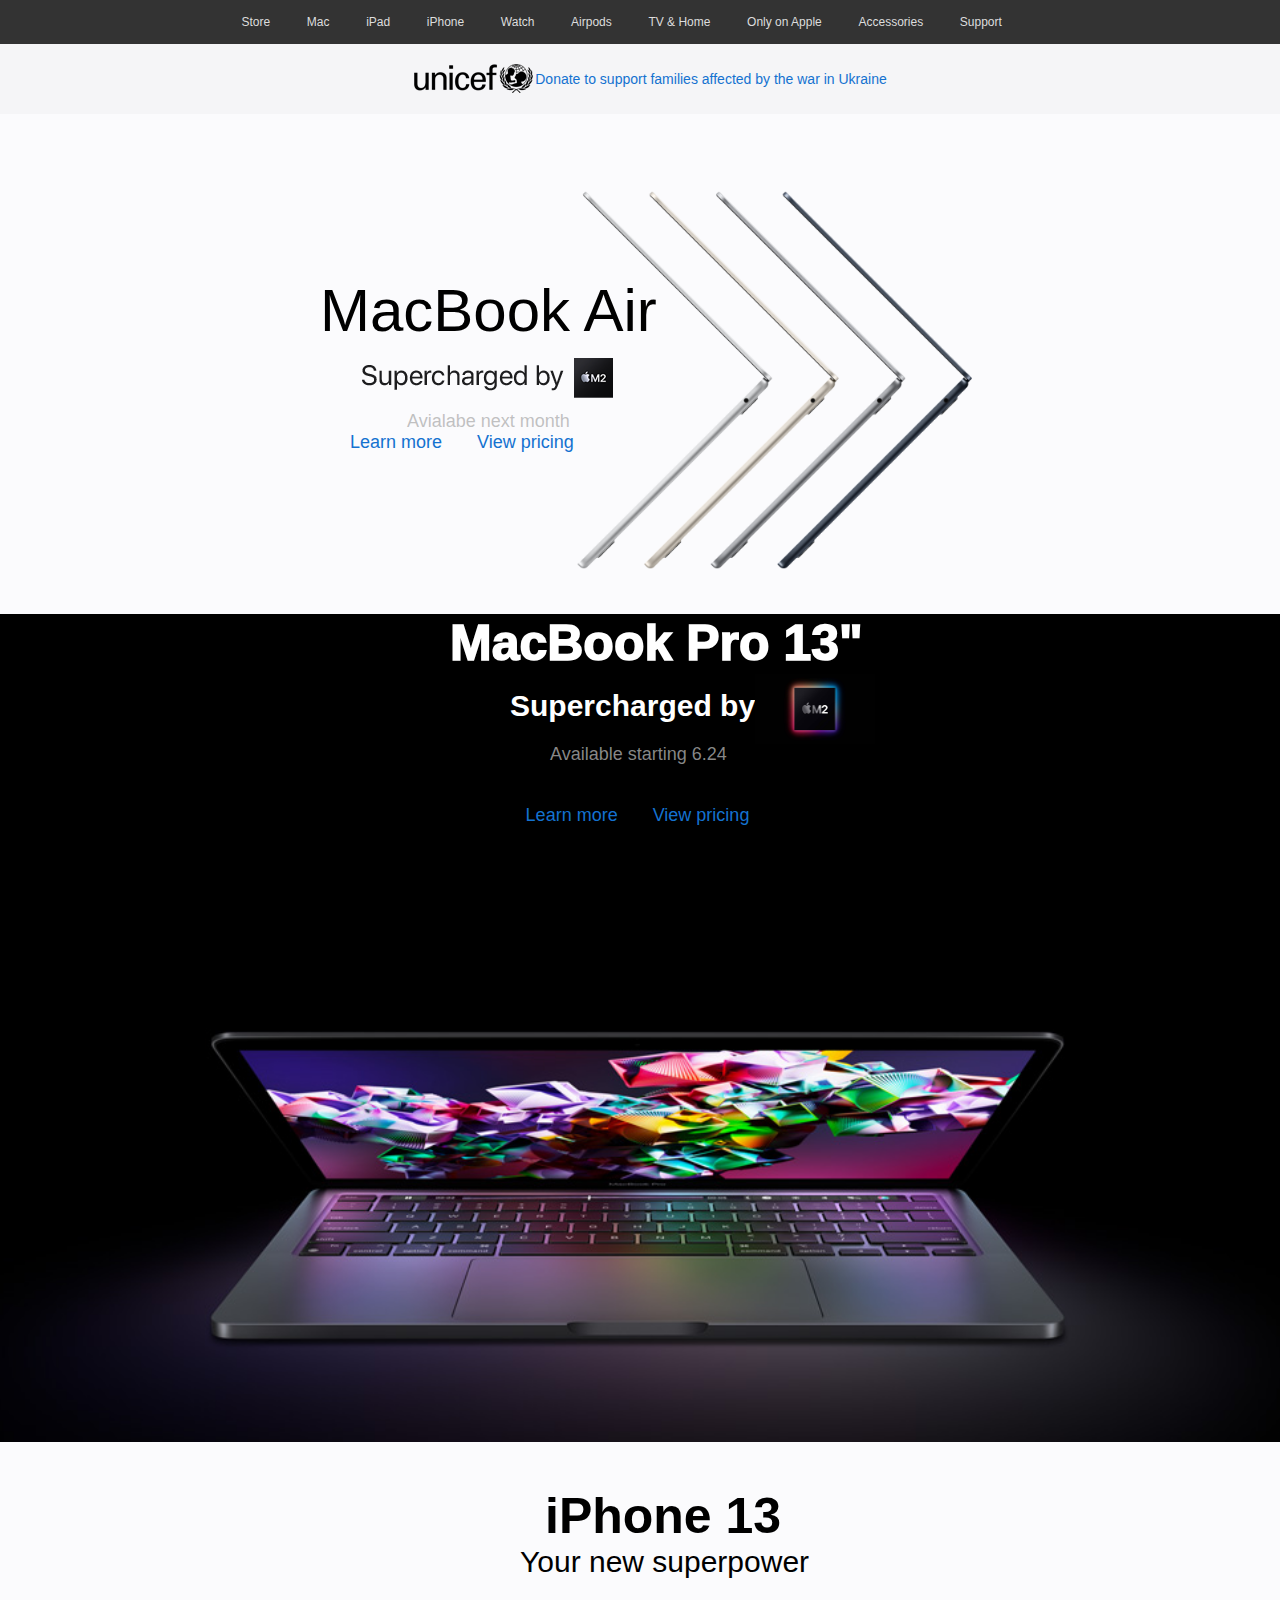
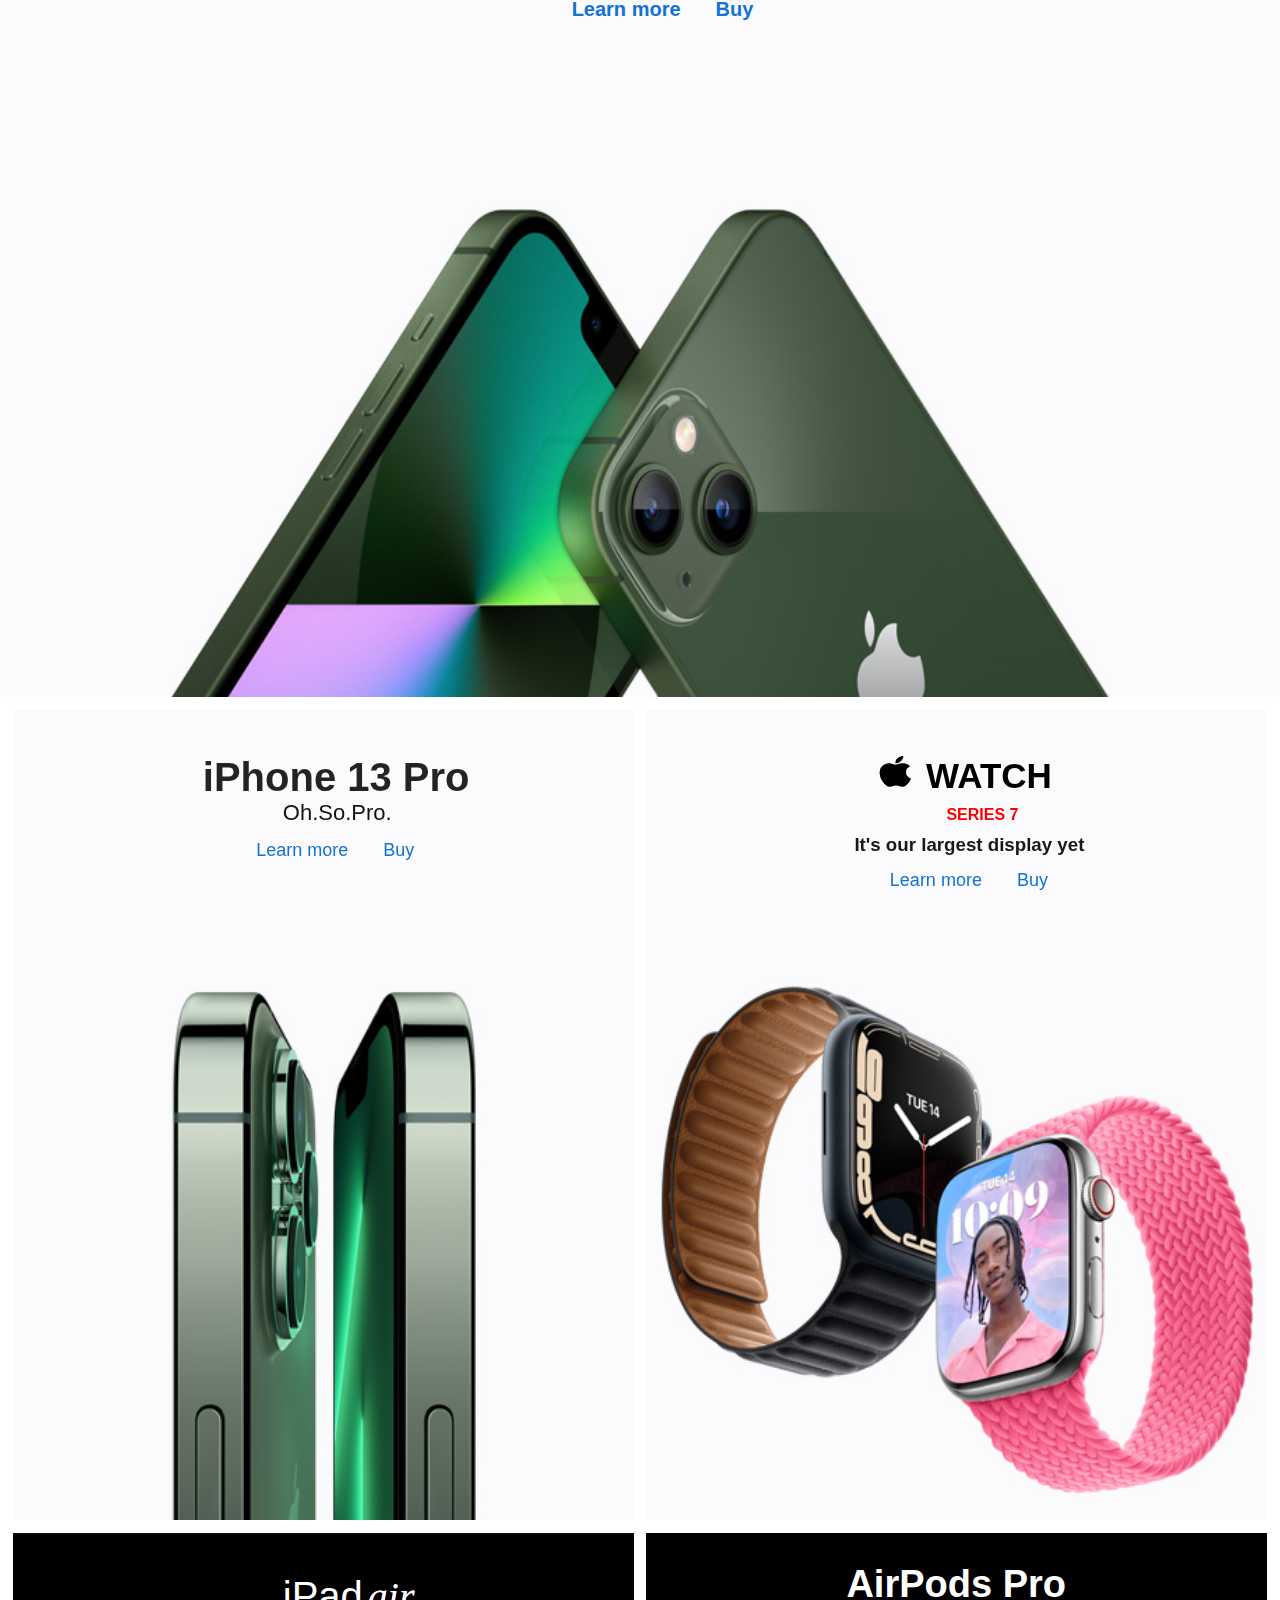
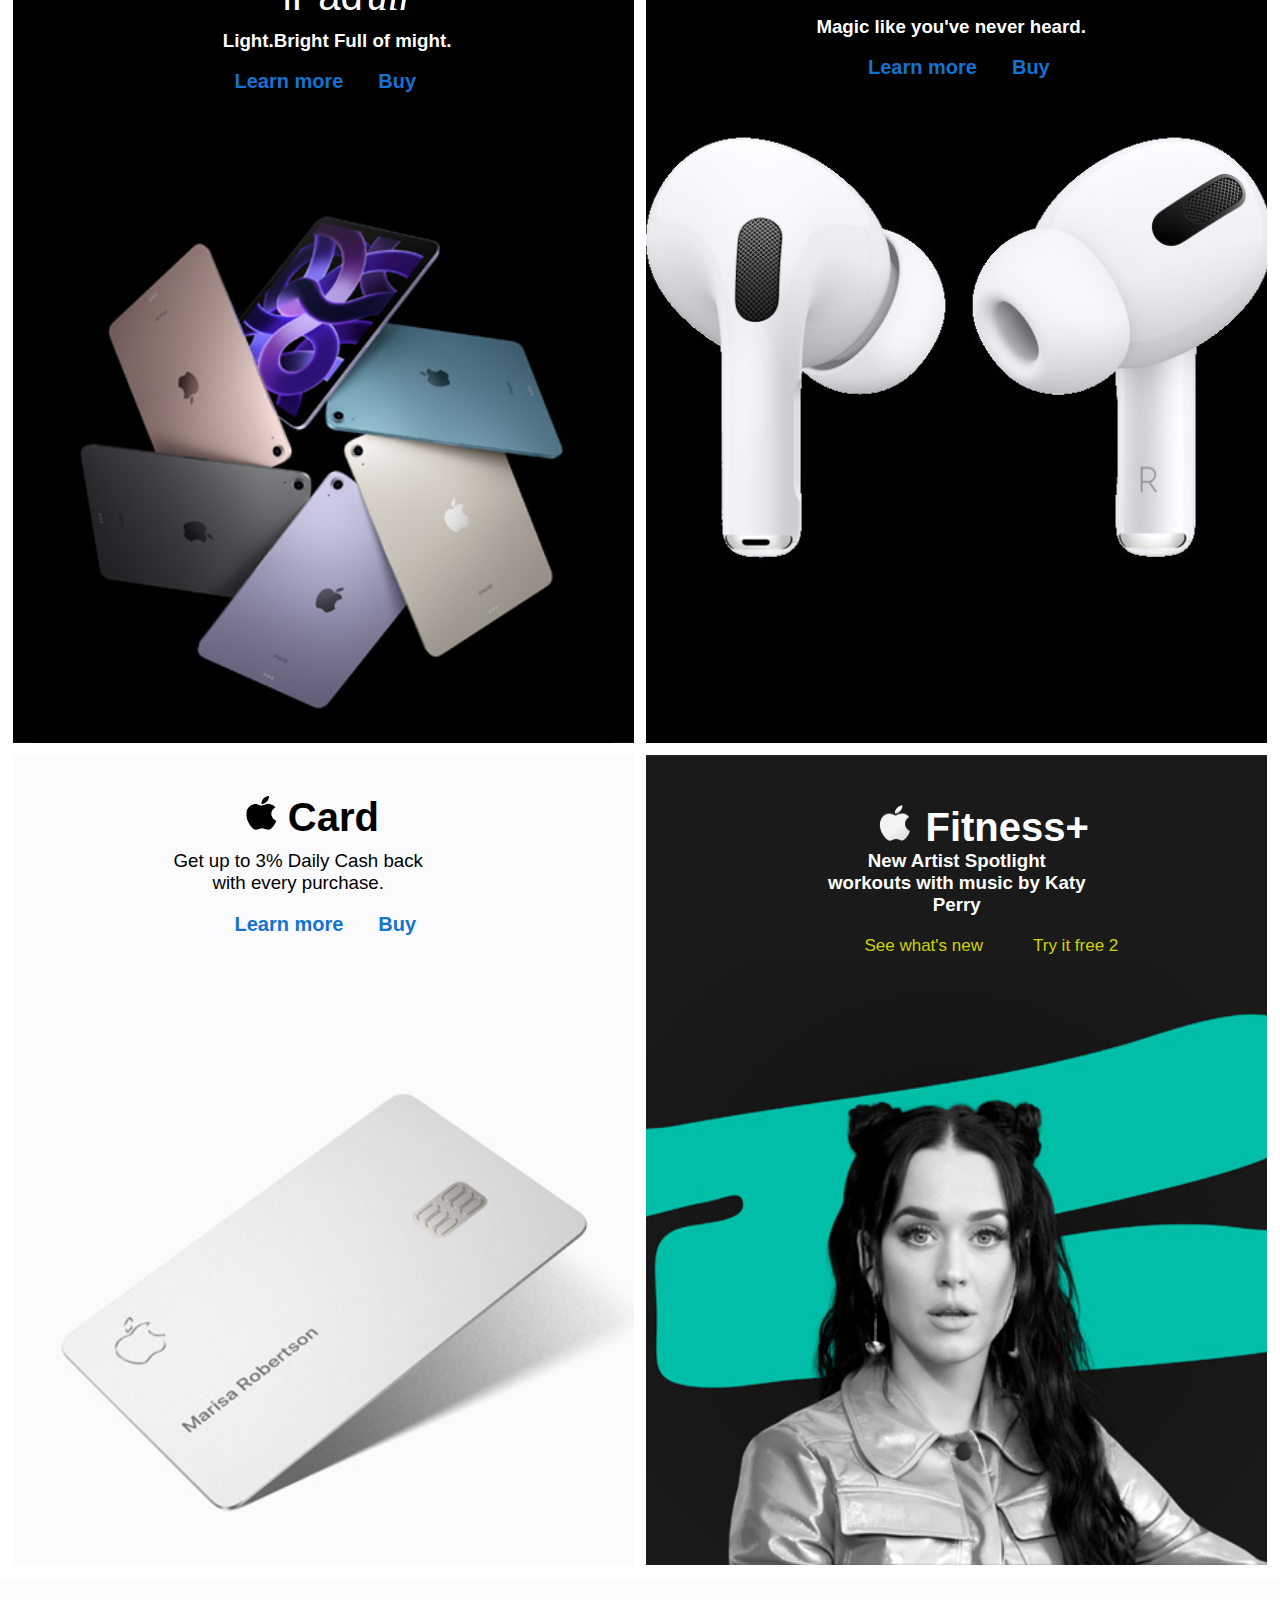
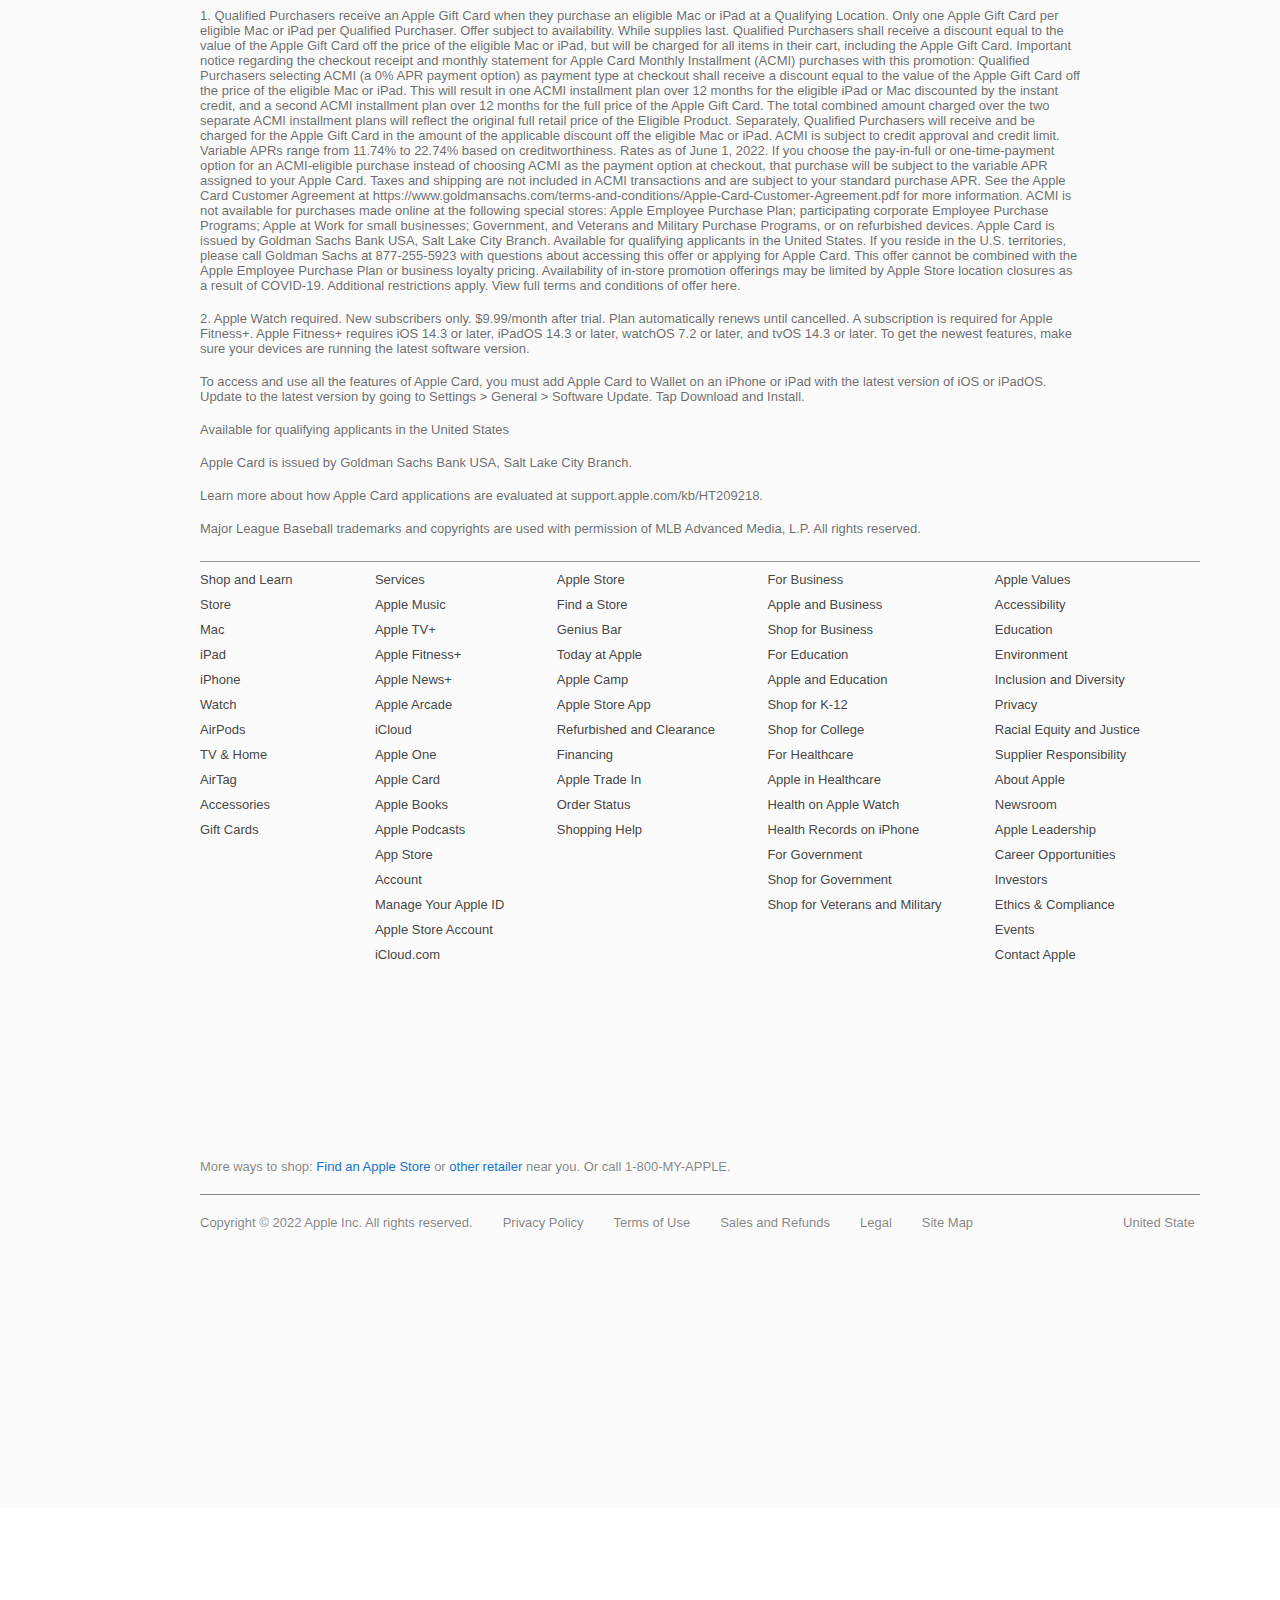
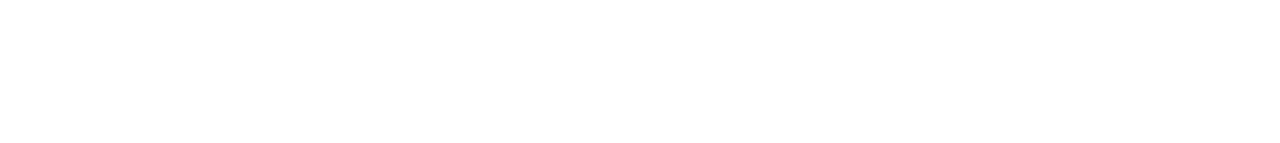
<file: index.html>
<!DOCTYPE html>
<html lang="en">
<head>
    <meta charset="UTF-8">
    <meta http-equiv="X-UA-Compatible" content="IE=edge">
    <meta name="viewport" content="width=device-width, initial-scale=1.0">
    <title>Document</title>
    <link rel="stylesheet" href="https://cdnjs.cloudflare.com/ajax/libs/font-awesome/6.1.1/css/all.min.css" integrity="sha512-KfkfwYDsLkIlwQp6LFnl8zNdLGxu9YAA1QvwINks4PhcElQSvqcyVLLD9aMhXd13uQjoXtEKNosOWaZqXgel0g==" crossorigin="anonymous" referrerpolicy="no-referrer" />

    <link rel="stylesheet" href="./ctyle.css">
</head>
<body>
    

<nav>
    
    <ul class="nav_collection">
        <div class="logo"><i class="fa-brands fa-apple"></i></div>
        <li class="nav_item"><a href="./store.html">Store</a></li>
        <li class="nav_item"><a href="./mac.html">Mac</a></li>
        <li class="nav_item">iPad</li>
        <li class="nav_item"><a href="./iphon.html">iPhone</a></li>
        <li class="nav_item">Watch</li>
        <li class="nav_item">Airpods</li>
        <li class="nav_item">TV & Home</li>
        <li class="nav_item">Only on Apple</li>
        <li class="nav_item">Accessories</li>
        <li class="nav_item">Support</li>
        <li class="nav_item"><i class="fa-solid fa-magnifying-glass"></i>
        </li>
        <li class="nav_item"><i class="fa-solid fa-shopping-bag"></i></li>
        

    </ul>

</nav>

<div class="nav_bottom">
    <img src="./image/527-5270899_app-application-arrow-back-button-1646216-minecraft-right.png" alt="">

    <a href="">
        Donate to support families affected by the war in Ukraine</a>
</div>

<div class="banner mac_air">
    <div class="mac_airitem">
        <h1>MacBook Air</h1>
    <h3>
        <img src="./image/logo_hero_macbookair__edl9uovq56wm_large.png "alt="">
    </h3>
        <p>Avialabe next month</p>

        <div class="links_con">
            <a href="" class="link">
                <span>Learn more</span>
                <i class="fa-solid fa-chevron-right"></i>
            </a>
            <a href="" class="link">
                <span>View pricing</span>
                <i class="fa-solid fa-chevron-right"></i>
            </a>
        </div>
    </div>

</div>

<div class="mac_of">


    <div class="mac_ofline">
        <h1>MacBook Pro 13"</h1>
        <div class="rang">
            <h2 class="rang_h2">Supercharged by</h2>
            <img class="rang_img" src="./image/m2.jpg" alt="">
        </div>
        <p class="star">Available starting 6.24</p>
        <div class="links_con1">
            <a href="" class="link">
                <span>Learn more</span>
                <i class="fa-solid fa-chevron-right"></i>
            </a>
            <a href="" class="link">
                <span>View pricing</span>
                <i class="fa-solid fa-chevron-right"></i>
            </a>
        </div>
    </div>



</div>
<div class="phone">
    <div class="phon"><h1>iPhone 13</h1>
    <h2>Your new superpower</h2>
    <div class="links_con2">
        <a href="" class="link">
            <span>Learn more</span>
            <i class="fa-solid fa-chevron-right"></i>
        </a>
        <a href="" class="link">
            <span>Buy</span>
            <i class="fa-solid fa-chevron-right"></i>
        </a>
    </div>
    </div>

</div>

<div class="watip">


    <div class="pro13">
        <div class="pro">
            <h1>iPhone 13 Pro</h1>
            <h2>Oh.So.Pro.</h2>
            <div class="links_con3">
                <a href="" class="link">
                    <span>Learn more</span>
                    <i class="fa-solid fa-chevron-right"></i>
                </a>
                <a href="" class="link">
                    <span>Buy</span>
                    <i class="fa-solid fa-chevron-right"></i>
                </a>
            </div>
    
        </div>
    </div>
    <div class="watch">
        <div class="wach">
            <h1> <img src="./image/wach.png" alt=""> WATCH</h1>
            <h4>SERIES 7</h4>
            <h3>It's our largest display yet</h3>
            <div class="links_con3">
                <a href="" class="link">
                    <span>Learn more</span>
                    <i class="fa-solid fa-chevron-right"></i>
                </a>
                <a href="" class="link">
                    <span>Buy</span>
                    <i class="fa-solid fa-chevron-right"></i>
                </a>
            </div>
        </div>
    </div>
    

</div>


<div class="padpro">
    <div class="pad">
        <h1>iPad<i>air</i></h1>
        <h3>Light.Bright Full of might.</h3>
        <div class="links_con4">
            <a href="" class="link">
                <span>Learn more</span>
                <i class="fa-solid fa-chevron-right"></i>
            </a>
            <a href="" class="link">
                <span>Buy</span>
                <i class="fa-solid fa-chevron-right"></i>
            </a>
        </div>
    </div>

    <div class="pods">
        <h1>AirPods Pro</h1>
        <h3>Magic like you've never heard.</h3>
        <div class="links_con4">
            <a href="" class="link">
                <span>Learn more</span>
                <i class="fa-solid fa-chevron-right"></i>
            </a>
            <a href="" class="link">
                <span>Buy</span>
                <i class="fa-solid fa-chevron-right"></i>
            </a>
        </div>
    </div>
</div>


<div class="carfit">
    <div class="card">
        <img src="./image/wach.png" alt="">
        <h1>Card</h1>
        <h3>Get up to 3% Daily Cash back with every purchase.</h3>
        <div class="links_con4">
            <a href="" class="link">
                <span>Learn more</span>
                <i class="fa-solid fa-chevron-right"></i>
            </a>
            <a href="" class="link">
                <span>Buy</span>
                <i class="fa-solid fa-chevron-right"></i>
            </a>
        </div>
        <p></p>
    </div>
    
    <div class="fitnes">
        <h1> <img src="./image/wapple.png" alt=""> Fitness+</h1>
        <h3>New Artist Spotlight workouts with music by Katy Perry</h3>
        <div class="links_con5">
            <a href="" class="link5">
                <span>See what's new</span>
                <i class="fa-solid fa-chevron-right"></i>
            </a>
            <a href="" class="link5">
                <span>Try it free 2</span>
                <i class="fa-solid fa-chevron-right"></i>
            </a>
        </div>
    </div>
</div>

<div class="footer">
    <p class="qualif">1. Qualified Purchasers receive an Apple Gift Card when they purchase an eligible Mac or iPad at a Qualifying Location. Only one Apple Gift Card per eligible Mac or iPad per Qualified Purchaser. Offer subject to availability. While supplies last. Qualified Purchasers shall receive a discount equal to the value of the Apple Gift Card off the price of the eligible Mac or iPad, but will be charged for all items in their cart, including the Apple Gift Card. Important notice regarding the checkout receipt and monthly statement for Apple Card Monthly Installment (ACMI) purchases with this promotion: Qualified Purchasers selecting ACMI (a 0% APR payment option) as payment type at checkout shall receive a discount equal to the value of the Apple Gift Card off the price of the eligible Mac or iPad. This will result in one ACMI installment plan over 12 months for the eligible iPad or Mac discounted by the instant credit, and a second ACMI installment plan over 12 months for the full price of the Apple Gift Card. The total combined amount charged over the two separate ACMI installment plans will reflect the original full retail price of the Eligible Product. Separately, Qualified Purchasers will receive and be charged for the Apple Gift Card in the amount of the applicable discount off the eligible Mac or iPad. ACMI is subject to credit approval and credit limit. Variable APRs range from 11.74% to 22.74% based on creditworthiness. Rates as of June 1, 2022. If you choose the pay‑in‑full or one‑time‑payment option for an ACMI‑eligible purchase instead of choosing ACMI as the payment option at checkout, that purchase will be subject to the variable APR assigned to your Apple Card. Taxes and shipping are not included in ACMI transactions and are subject to your standard purchase APR. See the Apple Card Customer Agreement at https://www.goldmansachs.com/terms-and-conditions/Apple-Card-Customer-Agreement.pdf for more information. ACMI is not available for purchases made online at the following special stores: Apple Employee Purchase Plan; participating corporate Employee Purchase Programs; Apple at Work for small businesses; Government, and Veterans and Military Purchase Programs, or on refurbished devices. Apple Card is issued by Goldman Sachs Bank USA, Salt Lake City Branch. Available for qualifying applicants in the United States. If you reside in the U.S. territories, please call Goldman Sachs at 877-255-5923 with questions about accessing this offer or applying for Apple Card. This offer cannot be combined with the Apple Employee Purchase Plan or business loyalty pricing. Availability of in‑store promotion offerings may be limited by Apple Store location closures as a result of COVID‑19. Additional restrictions apply. View full terms and conditions of offer here.
</p>

<br>

<p class="requar">2. Apple Watch required. New subscribers only. $9.99/month after trial. Plan automatically renews until cancelled. A subscription is required for Apple Fitness+. Apple Fitness+ requires iOS 14.3 or later, iPadOS 14.3 or later, watchOS 7.2 or later, and tvOS 14.3 or later. To get the newest features, make sure your devices are running the latest software version.</p>

<br>

<p>To access and use all the features of Apple Card, you must add Apple Card to Wallet on an iPhone or iPad with the latest version of iOS or iPadOS. Update to the latest version by going to Settings > General > Software Update. Tap Download and Install.</p>

<br>

<p>Available for qualifying applicants in the United States</p>

<br>

<p>Apple Card is issued by Goldman Sachs Bank USA, Salt Lake City Branch.</p>

<br>

<p>Learn more about how Apple Card applications are evaluated at support.apple.com/kb/HT209218.</p>

<br>

<p>Major League Baseball trademarks and copyrights are used with permission of MLB Advanced Media, L.P. All rights reserved.</p>
<div class="botom"></div>


<div class="ultop">

    <ul class="ul1">
        <li class="itemt1"><b>Shop and Learn</b></li>
        <li class="itemt1">Store</li>
        <li class="itemt1">Mac</li>
        <li class="itemt1">iPad</li>
        <li class="itemt1">iPhone</li>
        <li class="itemt1">Watch</li>
        <li class="itemt1">AirPods</li>
        <li class="itemt1">TV & Home</li>
        <li class="itemt1">AirTag</li>
        <li class="itemt1">Accessories</li>
        <li class="itemt1">Gift Cards</li>
    </ul>


<div class="ult2">
    <ul class="ul2">
        <li class="itemt2"><b>Services</b></li>
        <li class="itemt2">Apple Music</li>
        <li class="itemt2">Apple TV+</li>
        <li class="itemt2">Apple Fitness+</li>
        <li class="itemt2">Apple News+</li>
        <li class="itemt2">Apple Arcade</li>
        <li class="itemt2">iCloud</li>
        <li class="itemt2">Apple One</li>
        <li class="itemt2">Apple Card</li>
        <li class="itemt2">Apple Books</li>
        <li class="itemt2">Apple Podcasts</li>
        <li class="itemt2">App Store</li>
    </ul>
    <ul class="ul22">
        <li class="itemt2"><b>Account</b></li>
        <li class="itemt2">Manage Your Apple ID</li>
        <li class="itemt2">Apple Store Account</li>
        <li class="itemt2">iCloud.com</li>
    </ul>
</div>


    <ul class="ul3">
        <li class="itemt3"><b>Apple Store</b></li>
        <li class="itemt2">Find a Store</li>
        <li class="itemt2">Genius Bar</li>
        <li class="itemt2">Today at Apple</li>
        <li class="itemt2">Apple Camp</li>
        <li class="itemt2">Apple Store App</li>
        <li class="itemt2">Refurbished and Clearance</li>
        <li class="itemt2">Financing</li>
        <li class="itemt2">Apple Trade In</li>
        <li class="itemt2">Order Status</li>
        <li class="itemt2">Shopping Help</li>
        
    </ul>


    <div class="ult4">
        <ul class="ul4">
            <li class="itemt4"><b>For Business</b></li>
            <li class="itemt4">Apple and Business</li>
            <li class="itemt4">Shop for Business</li>
        </ul>
        <ul class="ul42">
            <li class="itemt4"><b>For Education</b></li>
            <li class="itemt4">Apple and Education</li>
            <li class="itemt4">Shop for K-12</li>
            <li class="itemt4">Shop for College</li>
        </ul>
        <ul class="ul43">
            <li class="itemt4"><b>For Healthcare</b></li>
            <li class="itemt4">Apple in Healthcare</li>
            <li class="itemt4">Health on Apple Watch</li>
            <li class="itemt4">Health Records on iPhone</li>
        </ul>
        <ul class="ul44">
            <li class="itemt4"><b>For Government</b></li>
            <li class="itemt4">Shop for Government</li>
            <li class="itemt4">Shop for Veterans and Military</li>
        </ul>
    </div>


    <div class="ult5">
        <ul class="ul5">
            <li class="itemt5"><b>Apple Values</b></li>
            <li class="itemt5">Accessibility</li>
            <li class="itemt5">Education</li>
            <li class="itemt5">Environment</li>
            <li class="itemt5">Inclusion and Diversity</li>
            <li class="itemt5">Privacy</li>
            <li class="itemt5">Racial Equity and Justice</li>
            <li class="itemt5">Supplier Responsibility</li>
        </ul>
        <ul class="ul52">
            <li class="itemt5"><b>About Apple</b></li>
            <li class="itemt5">Newsroom</li>
            <li class="itemt5">Apple Leadership</li>
            <li class="itemt5">Career Opportunities</li>
            <li class="itemt5">Investors</li>
            <li class="itemt5">Ethics & Compliance</li>
            <li class="itemt5">Events</li>
            <li class="itemt5">Contact Apple</li>
        </ul>
    </div>

</div>


<div class="navbartop">
    <div class="itemt6">
        More ways to shop: <a href="">Find an Apple Store</a> or <a href=""> other retailer </a>near you. Or call 1-800-MY-APPLE.
    </div>
    <div class="bottom"></div>

    <div class="navbart">
        <li class="navi">Copyright © 2022 Apple Inc. All rights reserved.</li>
        <li class="navi">Privacy Policy</li>
        <li class="navi">Terms of Use</li>
        <li class="navi">Sales and Refunds</li>
        <li class="navi">Legal</li>
        <li class="navi">Site Map</li>
        <li class="navi2" >United State</li>
    </div>
</div>


</div>

</body>
</html>
</file>
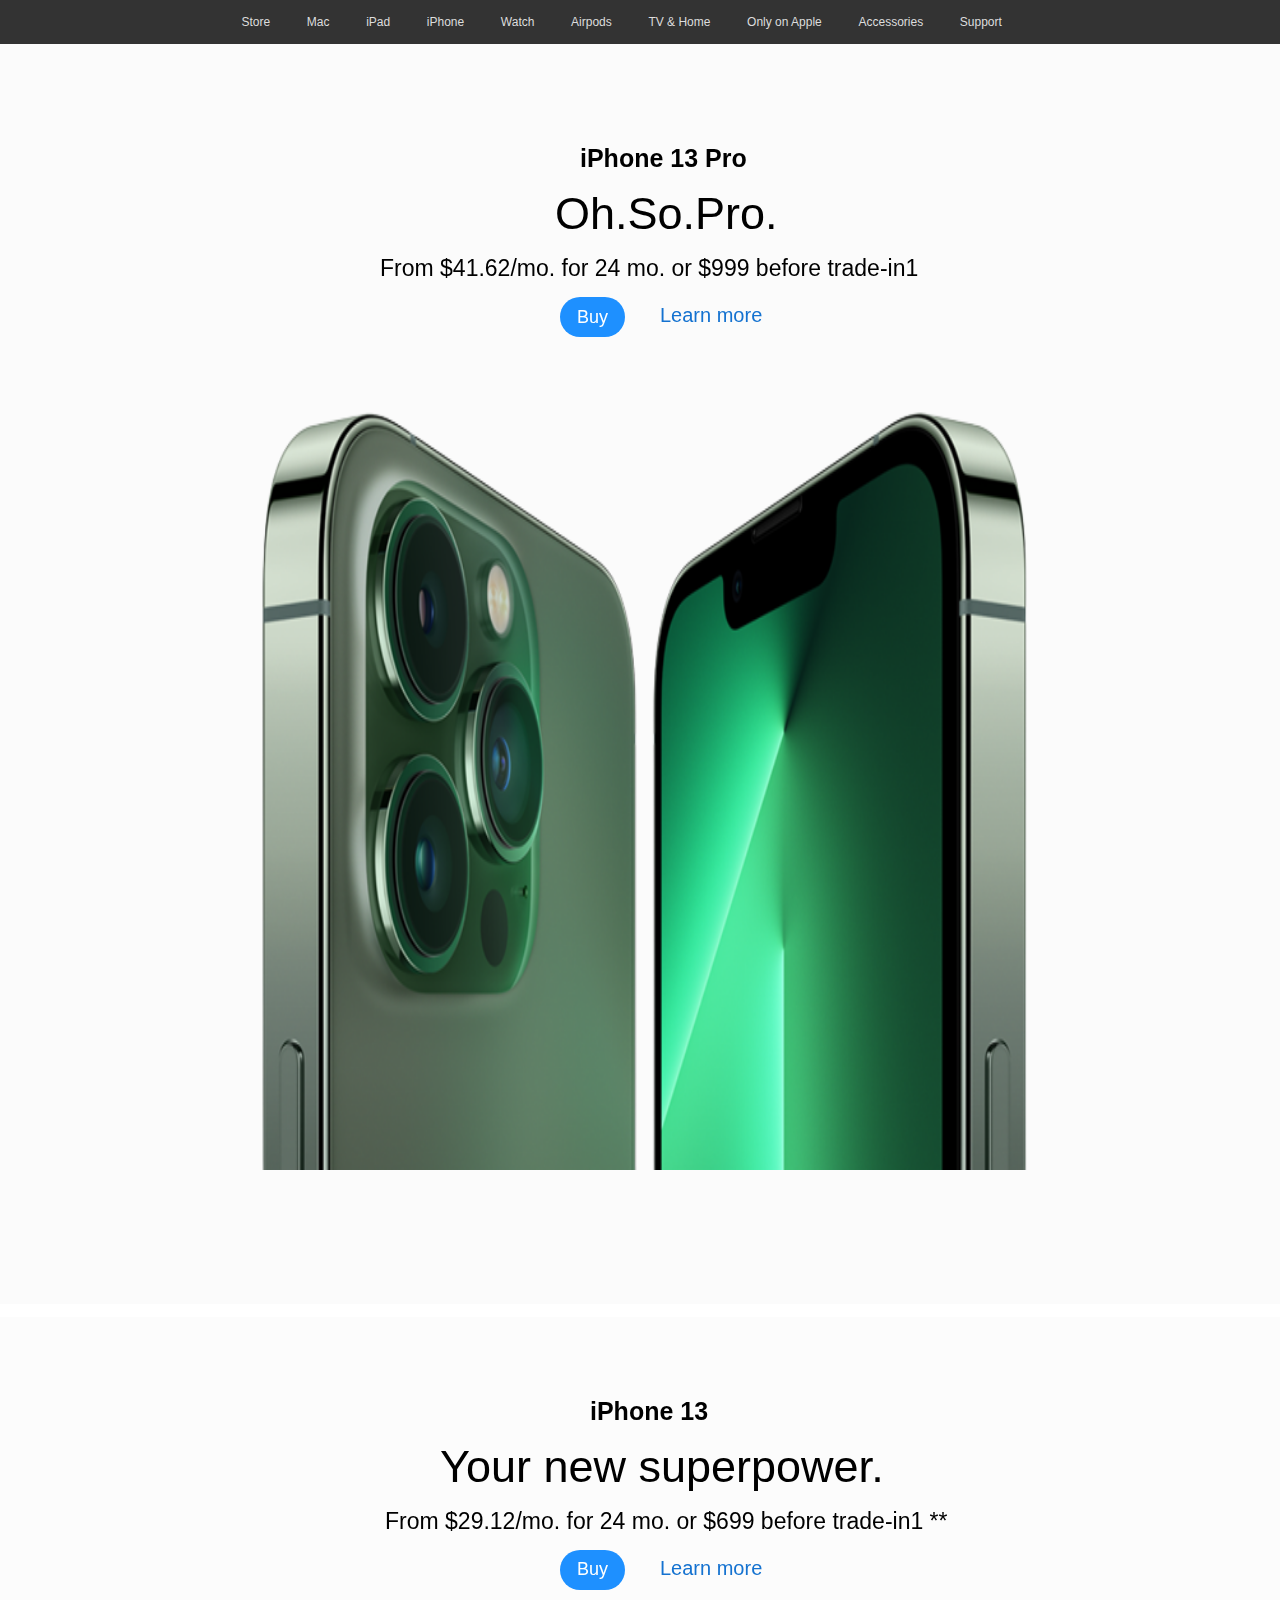
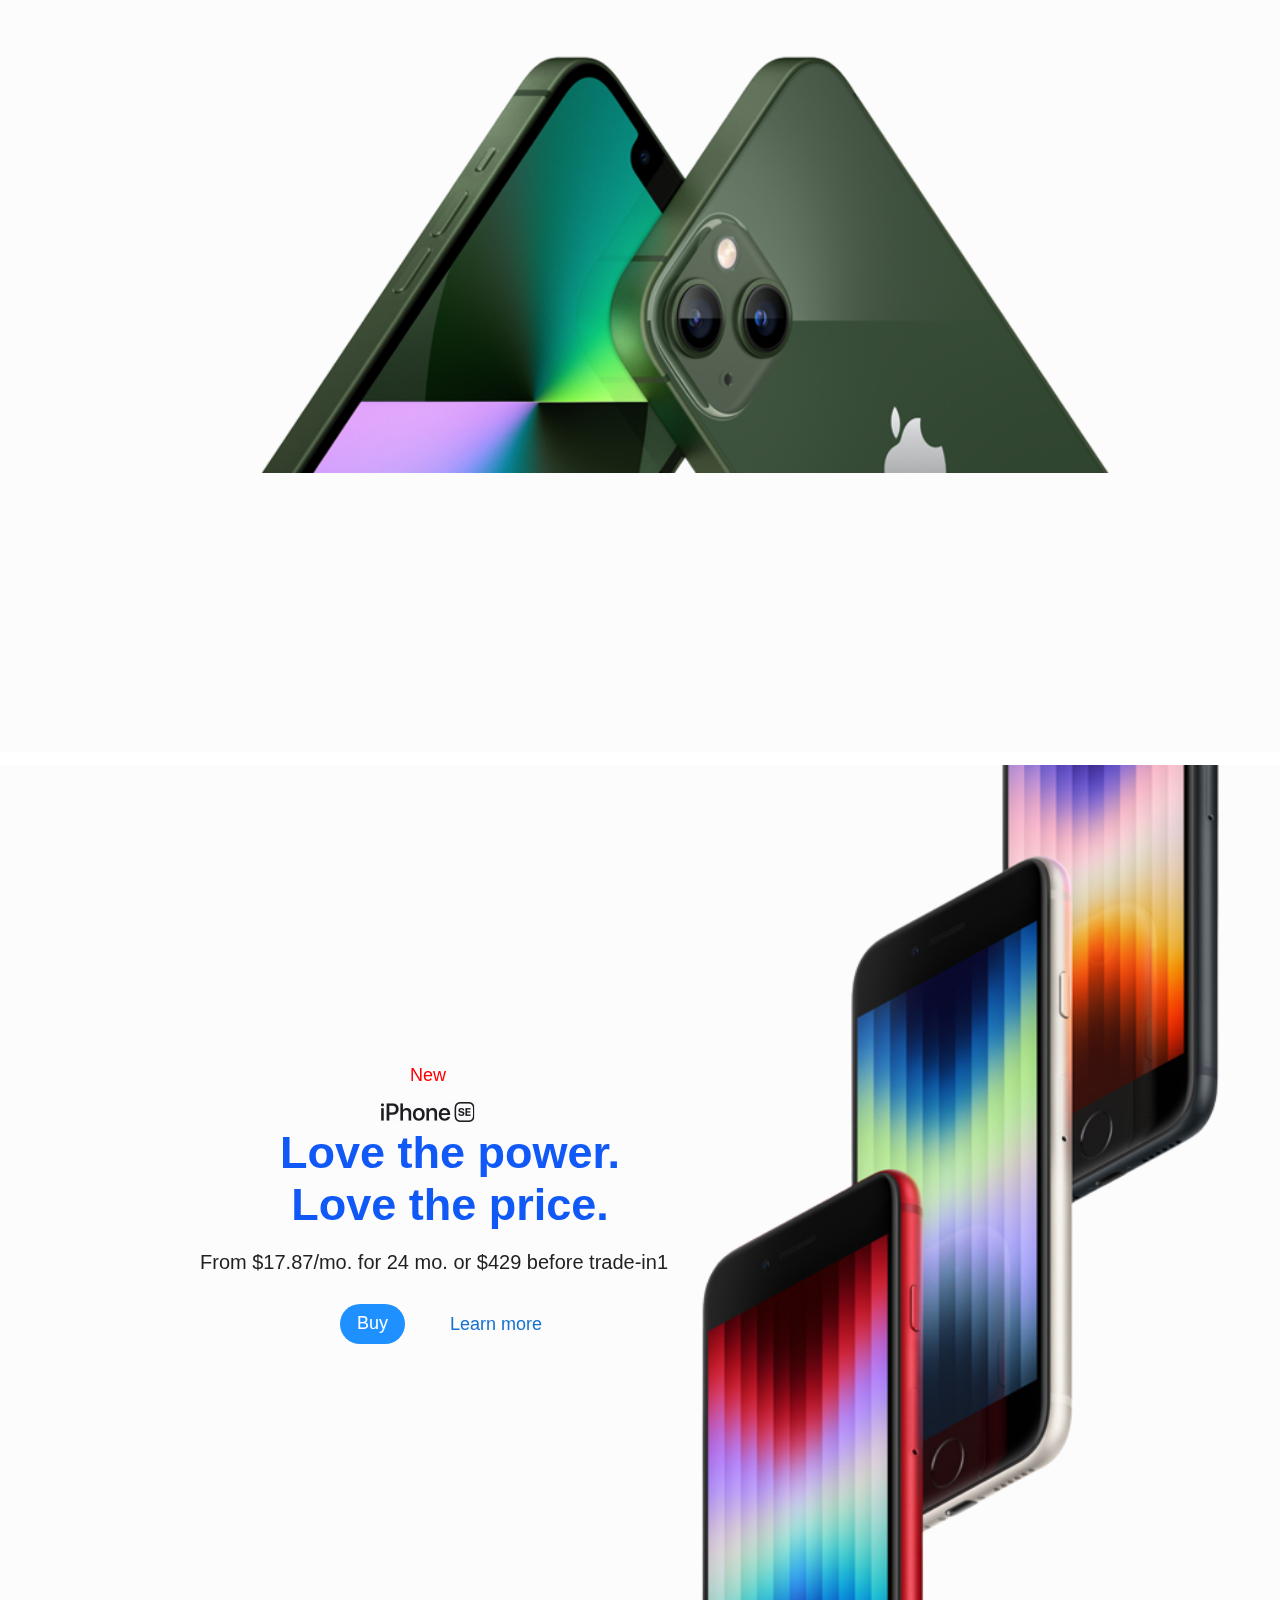
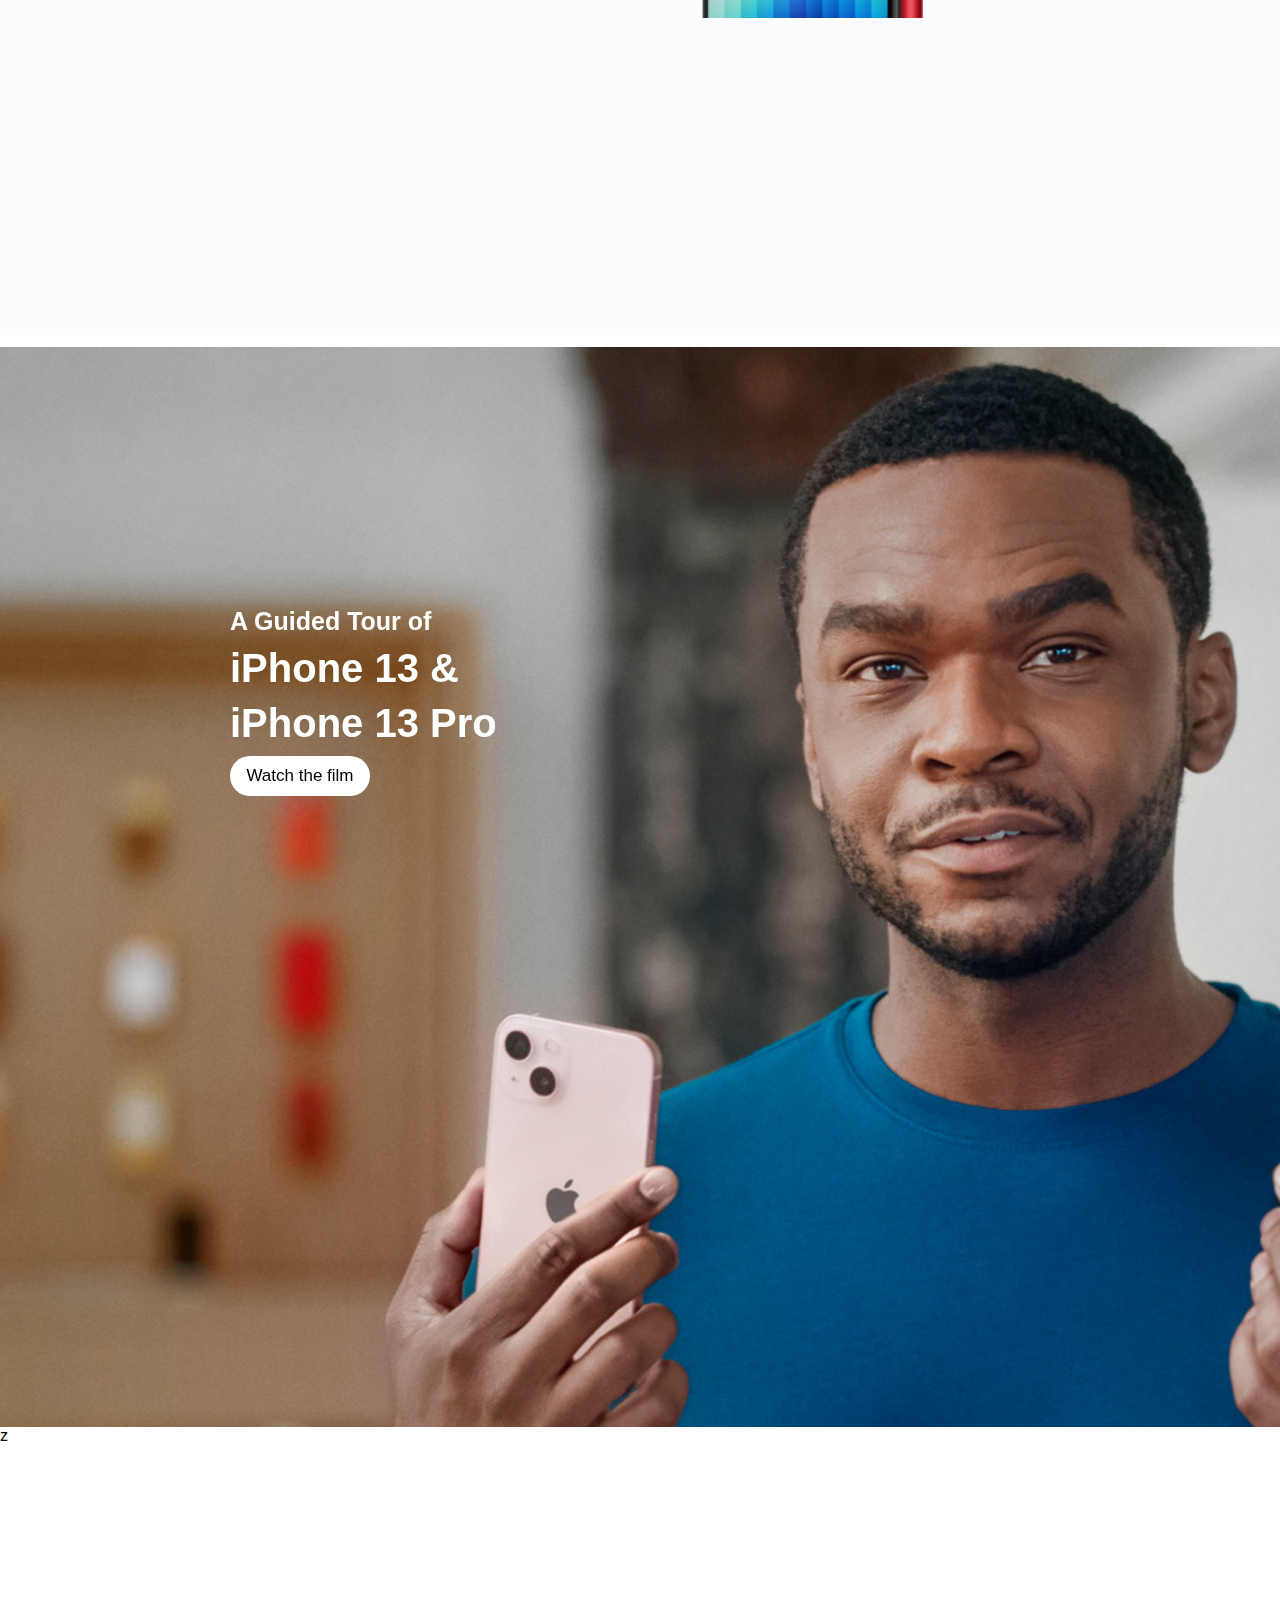
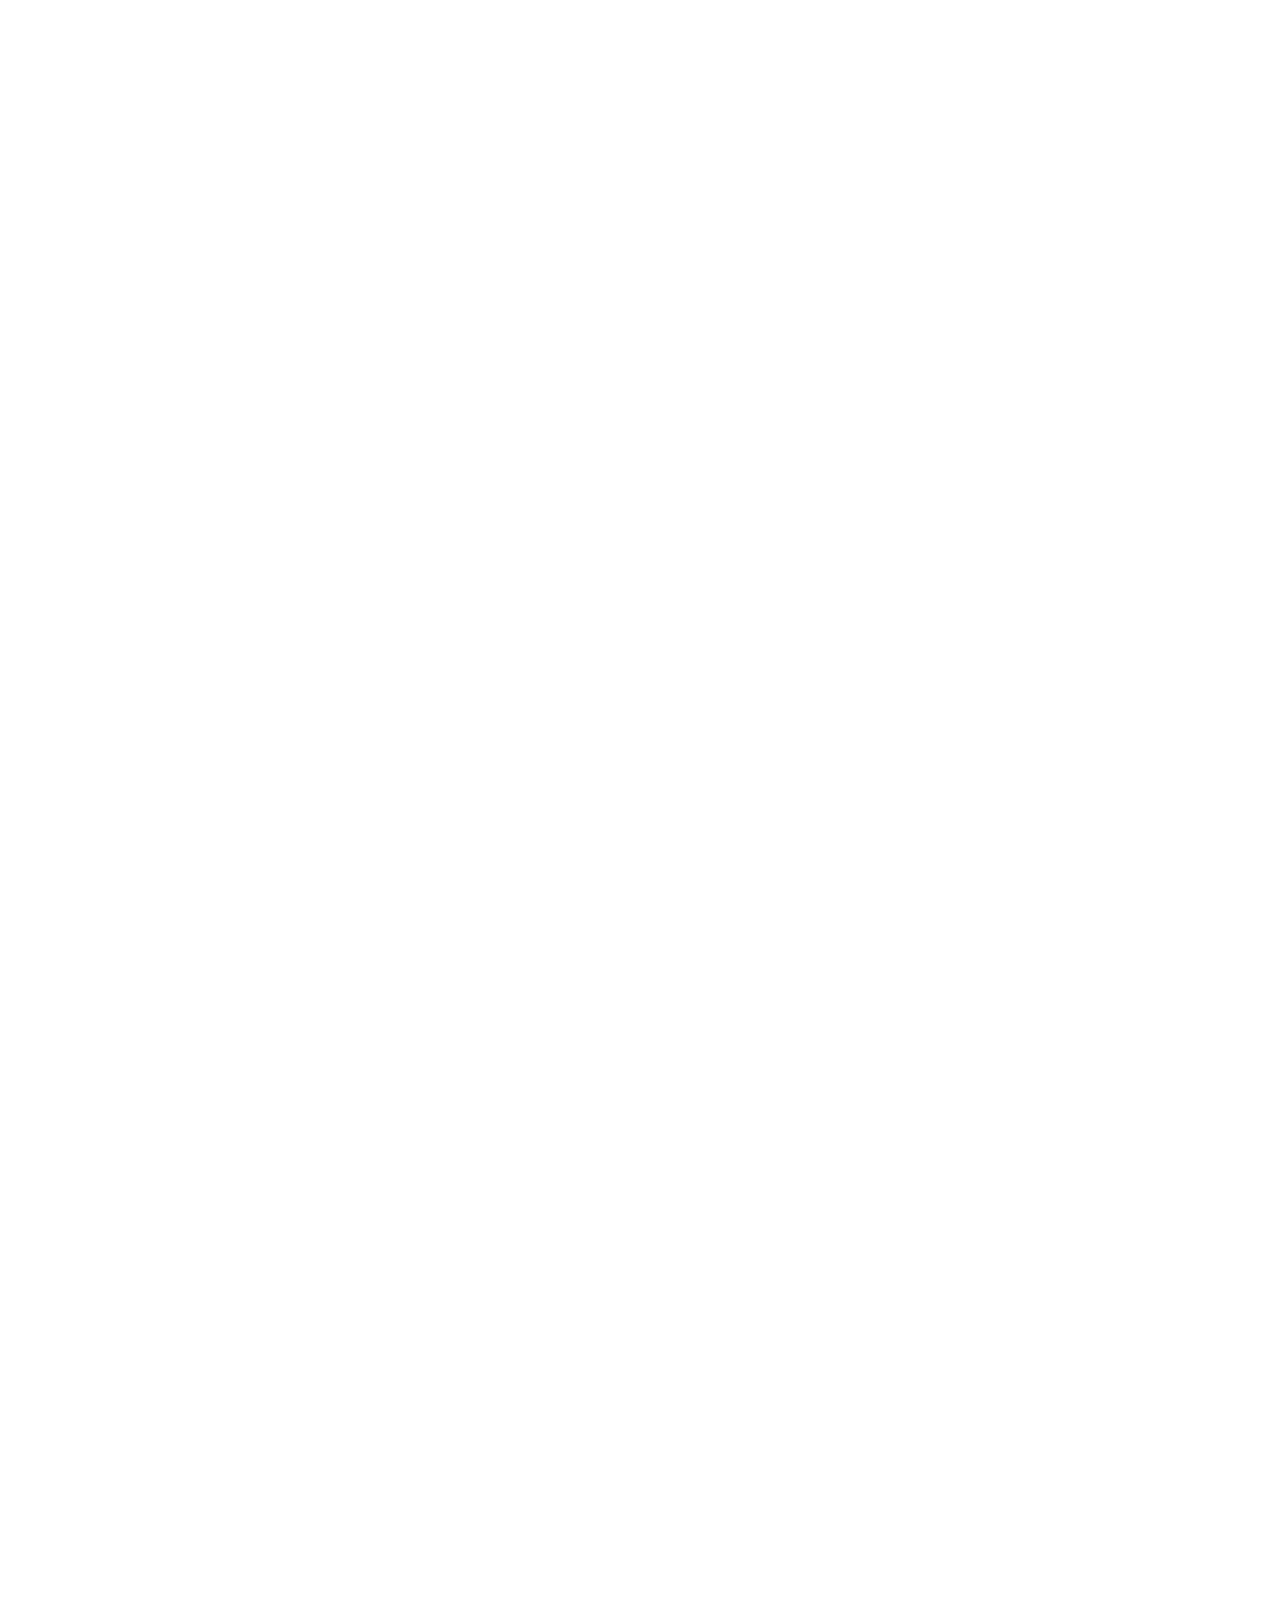
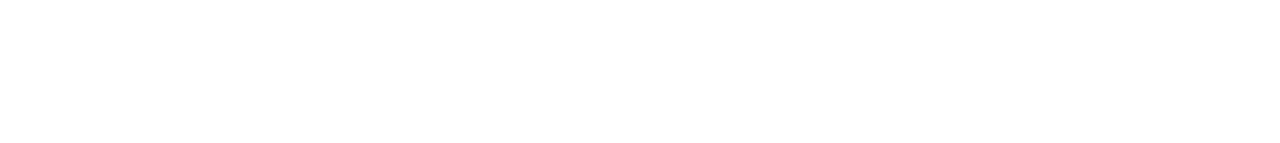
<file: iphon.html>
<!DOCTYPE html>
<html lang="en">
<head>
    <meta charset="UTF-8">
    <meta http-equiv="X-UA-Compatible" content="IE=edge">
    <meta name="viewport" content="width=device-width, initial-scale=1.0">
    <title>Document</title>
    <link rel="stylesheet" href="https://cdnjs.cloudflare.com/ajax/libs/font-awesome/6.1.1/css/all.min.css" integrity="sha512-KfkfwYDsLkIlwQp6LFnl8zNdLGxu9YAA1QvwINks4PhcElQSvqcyVLLD9aMhXd13uQjoXtEKNosOWaZqXgel0g==" crossorigin="anonymous" referrerpolicy="no-referrer" />


    <link rel="stylesheet" href="./ctyle.css">
    <link rel="stylesheet" href="./iphone.css">
    
</head>
<body>
    <nav>
    
        <ul class="nav_collection">
            <div class="logo"><a href="./index.html">
                <i class="fa-brands fa-apple"></i>
            </a></div>
            <li class="nav_item"><a href="./store.html">Store</a></li>
            <li class="nav_item"><a href="./mac.html">Mac</a></li>
            <li class="nav_item">iPad</li>
            <li class="nav_item">iPhone</li>
            <li class="nav_item">Watch</li>
            <li class="nav_item">Airpods</li>
            <li class="nav_item">TV & Home</li>
            <li class="nav_item">Only on Apple</li>
            <li class="nav_item">Accessories</li>
            <li class="nav_item">Support</li>
            <li class="nav_item"><i class="fa-solid fa-magnifying-glass"></i>
            </li>
            <li class="nav_item"><i class="fa-solid fa-shopping-bag"></i></li>
            
    
        </ul>
    
    </nav>
        <div class="twofon">
            <div class="letter">
                <h3>iPhone 13 Pro</h3>
                <h1>Oh.So.Pro.</h1>
                <h4>From $41.62/mo. for 24 mo. or $999 before trade‑in1</h4>
                <button class="btn">Buy</button>
                <a href="" class="link">
                    <span>Learn more</span>
                    <i class="fa-solid fa-chevron-right"></i>
                </a>
            </div>

            <img src="./image/2.png" alt="">
    </div>
    <div class="qifon">
        <div class="leter">
            <h3>iPhone 13</h3>
            <h1>Your new superpower.</h1>
            <h4>From $29.12/mo. for 24 mo. or $699 before trade‑in1 **</h4>
            <button class="btn">Buy</button>
            <a href="" class="link">
                <span>Learn more</span>
                <i class="fa-solid fa-chevron-right"></i>
            </a>
        </div>
        <img src="./image/qi.png" alt="">
        
    </div>
    <div class="therefon">
        <div class="se">
            <p class="new">New</p>
            <img src="./image/se.jpg" alt="">
            <h1>Love the power.</h1>
            <h1>Love the price.</h1>
            <h4>From $17.87/mo. for 24 mo. or $429 before trade‑in1</h4>
            
            <button class="btn">Buy</button>
            <a href="" class="link">
                <span>Learn more</span>
                <i class="fa-solid fa-chevron-right"></i>
            </a>
        </div>
        <img class="tr" src="./image/there.png" alt="">
    </div>
    <div class="kal">
        <div class="letters">
            <h2>A Guided Tour of</h2>
            <h1>iPhone 13 &</h1>
            <h1>iPhone 13 Pro</h1>
            <button class="btnd">Watch the film</button>
        </div>

    </div>
</body>
</html>z
</file>
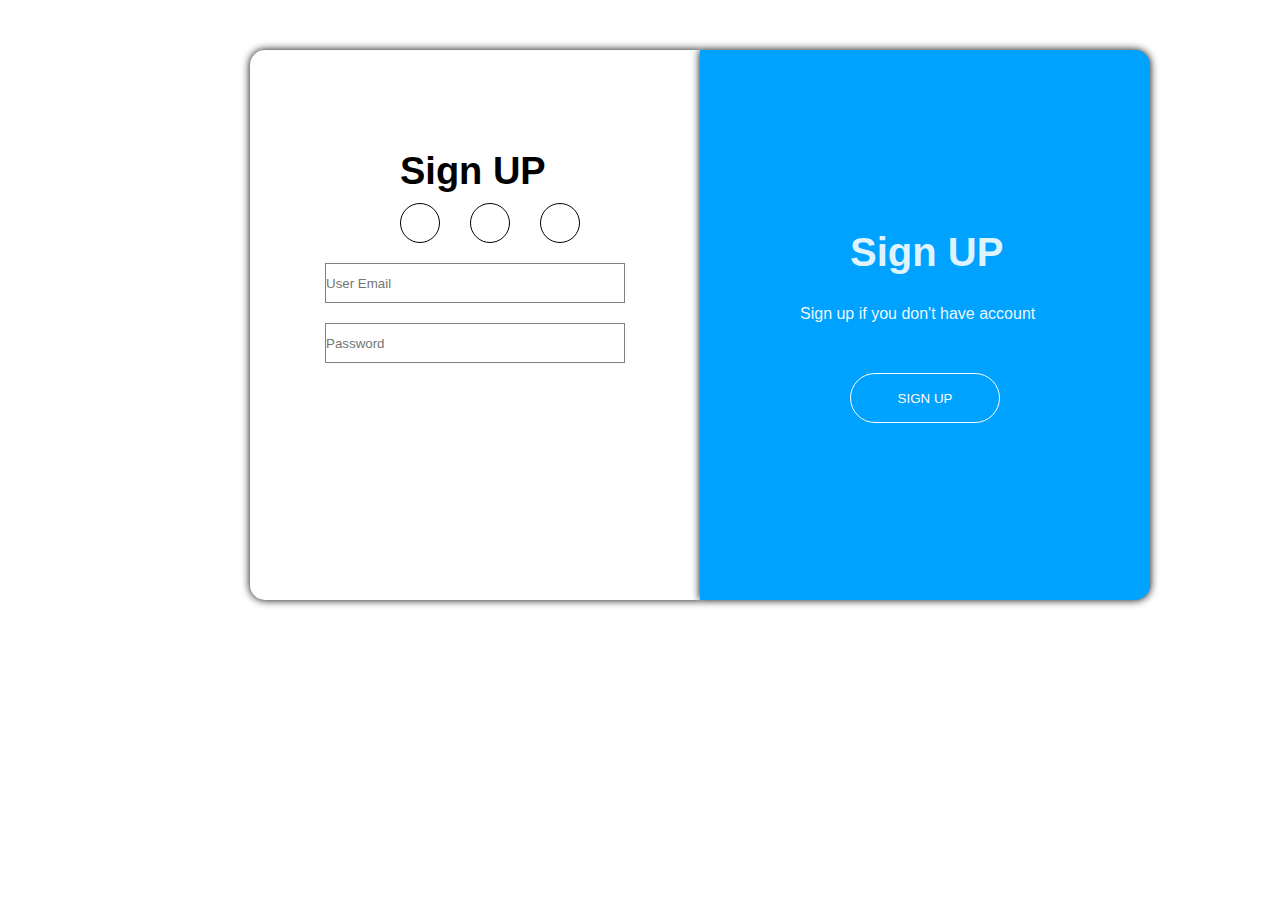
<file: sinov.html>
<!DOCTYPE html>
<html lang="en">
<head>
    <meta charset="UTF-8">
    <meta http-equiv="X-UA-Compatible" content="IE=edge">
    <meta name="viewport" content="width=device-width, initial-scale=1.0">
    <title>Document</title>
    <link rel="stylesheet" href="https://cdnjs.cloudflare.com/ajax/libs/font-awesome/6.1.1/css/all.min.css" integrity="sha512-KfkfwYDsLkIlwQp6LFnl8zNdLGxu9YAA1QvwINks4PhcElQSvqcyVLLD9aMhXd13uQjoXtEKNosOWaZqXgel0g==" crossorigin="anonymous" referrerpolicy="no-referrer" />
    <link rel="stylesheet" href="./sinov.css">
</head>
<body>
    <div class="top">

        <div class="ich">
            <h1>Sign UP</h1>

            <div class="icons">
                <div class="icon1"><i class="fa-brands fa-facebook-f"></i></div>
                <div class="icon2"><i class="fa-brands fa-google-plus-g"></i></div>
                <div class="icon3"><i class="fa-brands fa-linkedin-in"></i></div>
                
            </div>

            <div class="inp1"><input type="text" placeholder="User Email"></div>
            <div class="inp2"><input type="password" placeholder="Password"></div>
        </div>

        <div class="ust">
        <h1>Sign UP</h1>
        <p>Sign up if you don't have account</p>
        <button class="btn">SIGN UP</button>
    </div>
   
</div>

</body>
</html>
</file>
<file: ctyle.css>
*{
    margin: 0;
    padding: 0;
    box-sizing: border-box;
    font-family: sans-serif;
}
/*
    Global CSS
 */
a{
    text-decoration: none;
    color: #1472D0;

}
a:hover{
    text-decoration: underline;
}
li{
    list-style: none;
}

/*
    Main CSS 
 */

nav{
    width: 100%;
    height: 44px;
    background-color: #333;
    padding: 0 16%;
    position: sticky;
    top: 0;
}
.nav_collection{
    width: 100%;
    height: 100%;
    display: flex;
    align-items: center;
    justify-content: space-between;
}
.nav_item{
    list-style: none;
    color: #ddd;
    font-size: 12px;
}
.nav_item a{
    color: inherit;
}
.logo i{
    font-size: 18px;
    color: #fff;
}
.nav_bottom{
    width: 100%;
    height: 70px;
    background-color: #F5F5F7;
    display: flex;
    align-items: center;
    justify-content: center;
}
.nav_bottom{
    padding-left: 20px;
    font-size: 14px;
}
.banner{
    width: 100%;
    height: 500px;
}
.mac_air{
    background-image: url(./image/hero_macbookair__el7scava26mq_large\ \(1\).png);
    background-repeat: no-repeat;
    background-size: cover;
    background-position: center;

    display: flex;
    align-items: center;
}
.mac_airitem{
    padding-left: 25%;
    text-align: center;
}
.mac_airitem h1{
    font-size: 60px;
    padding-bottom: 12px;
    font-weight: 500;
}
.mac_airitem p{
    color: #9999;
    font-size: 18px;
    padding-top: 8px;
}
.links_con{
    display: flex;
}
.link{
    display: flex;
    align-items: center;
    margin-left: 30px;
}
li{
    list-style: none;
}
.link span{
    font-size: 18px;
}
body{
    min-height: 727vh;
}
.link i{
    font-size: 12px;
    margin-left: 5px;
}

.mac_of{
    width: 100%;
    height: 92vh;
    background-image: url("./image/hero_mbp13__f88jcbca0ve6_large.jpg");
    background-repeat: no-repeat;
    background-size: cover;
    background-position: center;
}
.mac_ofline{
    width: 500px;
    height: 200px;
    background-color:  black;
    margin-left: 450px;
}
.mac_ofline h1{
    font-size: 50px;
    padding-bottom: 12px;
    font-weight: 1000;
    color: #fff;
}
.rang{
    display: flex;
    margin-left: 60px;
}

.rang_img{
    width: 120px;
    height: 70px;
    margin-top: -10px;


}
.rang_h2{
    font-size: 30px;
    margin-top: 5px;
    color: #fff;
}
.star{
    color: rgba(150, 150, 150, 0.904);
    margin-left: 100px;
    font-size: 18px;
}
.links_con1{
    background-color: black;
    margin-left: 25px;
    display: flex;
    justify-content: center;
    align-items: center;
    text-align: center;
    width: 300px;
    height: 100px;
}
.phone{
    width: 100%;
    height: 95vh;
    background-image: url("./image/hero_iphone13_avail__gnqqkzuai6um_large.jpg");
    background-repeat: no-repeat;
    background-size: cover;
    background-position: center;

}
.phon{
    width: 450px;
    height: 200px;
    background-color: transparent;
    margin-left: 480px;
    padding-top: 45px;
}
.phon h1{
    font-size: 50px;
    font-family: sans-serif;
    padding-left: 65px;

}
.phon h2{
    font-size: 30px;
    font-weight: 100;
    padding-left: 40px;

}
.links_con2{
    background-color: transparent;
    display: flex;
    margin-left: 20px;
    justify-content: center;
    align-items: center;
    text-align: center;
    width: 300px;
    height: 80px;
    margin-top: -10px;
}
.links_con2 span{
    font-size: 20px;
    font-weight: 700;
}

.watip{
    width: 100%;
    height: 90vh;
    background-color: transparent;
    display: flex;
}

.pro13{
    width: 48.5%;
    height: 90vh;
    background-image: url("./image/promo_iphone13pro_avail__beadms4ldidu_large.jpg");
    background-repeat: no-repeat;
    background-size: cover;
    background-position: center; 
    margin-top: 1%;
    margin-left: 1%;
}
.pro{
    width: 400px;
    height: 150px;
    background-color: transparent;
    margin-left: 140px;
    transform: translateY(45px);
}
.pro h1{
    font-size: 40px;
    padding-left: 50px;
    color: rgba(0, 0, 0, 0.861);
}
.pro h2{
    font-size: 22px;
    font-weight: 100;
    padding-left: 130px;
    color: rgba(0, 0, 0, 0.928);

}
.links_con3{
    background-color: transparent;
    display: flex;
    margin-left: 20px;
    justify-content: center;
    align-items: center;
    text-align: center;
    width: 300px;
    height: 80px;
    margin-top: -15px;
}
.links_con3 span{
    font-size: 18px;
    font-weight: 200;
}
.watch{
    width: 48.5%;
    height: 90vh;
    background-image: url("./image/promo_watch_lte__djeaso7ukrsm_large.jpg");
    background-repeat: no-repeat;
    background-size: cover;
    background-position: center; 
    margin-top: 1%;
    margin-left: 1%;
}
.wach{
    width: 400px;
    height: 150px;
    background-color: transparent;
    margin-left: 140px;
    transform: translateY(45px);
}
.wach img{
    width: 40px;
    height: 33px;
}
.wach h1{
    font-size: 35px;
    padding-left: 90px;
}
.wach h4{
    color: red;
    margin-left: 160px;
    margin-top: 10px;
    margin-bottom: 10px;
}
.wach h3{
    color: rgba(0, 0, 0, 0.907);
    margin-left: 68px;
}
.padpro{
    width: 100%;
    height: 90vh;
    background-color: transparent;
    display: flex;
    margin-top: 2%;
}
.pad{
    width: 48.5%;
    height: 90vh;
    background-image: url("./image/promo_ipadair_avail__ferd4bfpcdm6_large.jpg");
    background-repeat: no-repeat;
    background-size: cover;
    background-position: center; 
    margin-left: 1%;
}
.pad h1{
    color: #fff;
    font-size: 40px;
    margin-top: 40px;
    font-weight: 200;
    padding-left: 270px;
}
.pad h1 > i{
    font-family: cursive;
    background: #FFFABA;
    background: linear-gradient(to top, #FFFABA 0%, #B39CFF 50%, #3E48CF 100%);
    background-clip: text;
    background-color: transparent;
    padding-left: 5px;

}
.pad h3{
    color: #fff;
    font-family: sans-serif;
    padding-left: 210px;
    margin-top: 10px;
}
.pods{
  width: 48.5%;
  height: 90vh;
  background-image: url("./image/blu.jpg");
  background-repeat: no-repeat;
  background-size: cover;
  background-position: center;
  margin-left: 1%;
}
.pods h1{
    color: #fff;
    font-size: 38px;
    margin-top: 30px;
    margin-left: 200px;
}
.pods h3{
    color: #fff;
    margin-left: 170px;
    margin-top: 10px;
}
.links_con4{
    background-color: transparent;
    display: flex;
    margin-left: 150px;
    justify-content: center;
    align-items: center;
    text-align: center;
    width: 300px;
    height: 80px;
    margin-top: -10px;
}
.links_con4 span{
    font-size: 20px;
    font-weight: 700;
}
.carfit{
    width: 100%;
    height: 90vh;
    background-color: transparent;
    margin-top: 1%;
    display: flex;
}
.card{
    width: 48.5%;
    height: 90vh;
   background-image: url("./image/carta.jpg");
   background-repeat: no-repeat;
   background-size: cover;
   background-position: center;
   margin-left: 1%;
}
.card h1{
    font-size: 40px;
    margin-left: 275px;
}
.card h3{
    margin-left: -50px;
    padding-left: 200px;
    padding-right: 200px;
    text-align: center;
    font-weight: 100;
    margin-top: 10px;
}
.card img{
    width: 38px;
    height: 36px;
    transform: translateX(230px) translateY(40px);
}

.fitnes{
    width: 48.5%;
    height: 90vh;
    background-image: url("./image/promo_katy_perry__eqekd92guu4i_large.jpg");
    background-repeat: no-repeat;
    background-size: cover;
    background-position: center;
    margin-left: 1%;
}
.fitnes h1{
    color: #fff;
    font-size: 40px;
    margin-left: 230px;
    margin-top: 50px;
}
.fitnes h3{
    color: #fff;
    padding-left: 180px;
    padding-right: 180px;
    text-align: center;
}
.fitnes img{
    width: 38px;
    height: 36px;
    color: #fff;

}
.links_con5{
    background-color: transparent;
    display: flex;
    margin-left: 120px;
    justify-content: center;
    align-items: center;
    text-align: center;
    font-weight: 100;
    width: 400px;
    height: 80px;
    margin-top: -10px;
}
.links_con5 span{
    font-size: 17px;
    font-weight: 100;
    padding-left: 50px;

}
.link5{
    color: rgb(209, 209, 0);
    font-weight: 100;

}







.footer{
    width: 100%;
    height: 170vh;
    background-color: rgba(222, 220, 220, 0.117);
    margin-top: 1%;
}
.footer p{
    font-size: 13px;
    padding-left: 200px;
    padding-right: 200px;
    color: rgba(51, 51, 51, 0.72);
}
.qualif{
    padding-top: 30px;
}
.botom{
    width: 1000px;
    height: 1px;
    background-color: rgba(84, 84, 84, 0.606);
    margin-left: 200px;
    margin-top: 25px;
}

.ult2{
    margin-left: 30px;
}

.ultop{
    width: 1000px;
    height: 75vh;
    background-color: transparent;
    margin-left: 200px;
    display: flex;
    justify-content: space-between;
}


.ul4{

    padding-right: 60px;
}
.ul5{
    padding-right: 60px;

}

.itemt1{
    font-size: 13px;
    color: rgba(51, 51, 51, 0.928);
    font-weight: 100;
    padding-top: 10px;
}
.itemt2{
    font-size: 13px;
    color: rgba(51, 51, 51, 0.928);
    padding-top: 10px;
    font-weight: 100;

}
.itemt3{
    font-size: 13px;
    color: rgba(51, 51, 51, 0.928);
    font-weight: 100;
    padding-top: 10px;

}
.itemt4{
    font-size: 13px;
    color: rgba(51, 51, 51, 0.928);
    font-weight: 100;
    padding-top: 10px;

}
.itemt5{
    font-size: 13px;
    color: rgba(51, 51, 51, 0.928);
    font-weight: 100;
    padding-top: 10px;

}
.navbartop{
    width: 100%;
    height: 20vh;
    background-color: transparent;
    margin-top: -12vh;
}
.itemt6{
    font-size: 13px;
    color: rgba(51, 51, 51, 0.603);
    font-weight: 100;
    padding-top: 30px;
    padding-left: 200px;
}
.bottom{
    width: 1000px;
    height: 1px;
    background-color: rgba(84, 84, 84, 0.684);
    margin-left: 200px;
    margin-top: 20px;
}
.navbart{
    width: 1030px;
    height: 10  vh;
    background-color: transparent;
    display: flex;
    margin-left: 170px;
}
.navi{
    font-size: 13px;
    color: rgba(51, 51, 51, 0.603);
    font-weight: 100;
    margin-bottom: 1px solid black;
    padding-left: 30px;
    padding-top: 20px;
}
.navi2{
    font-size: 13px;
    color: rgba(51, 51, 51, 0.603);
    font-weight: 100;
    margin-bottom: 1px solid black;
    padding-left: 150px;  
    padding-top: 20px;

}
</file>
<file: iphone.css>
*{
    margin: 0;
    padding: 0;
    box-sizing: border-box;
    font-family: sans-serif;
}
.twofon{
    width: 100%;
    height: 140vh;
    background-color: rgba(235, 235, 235, 0.189);

}

.letter{
    width: 600px;
    height: 250px;
    margin-left: 360px;
    transform: translateY(100px);
    background-color: transparent;
}
.letter h3{
    font-size: 25px;
    padding-left: 220px;
    margin-bottom: 15px;
}
.letter h1{
    font-size: 45px;
    margin-left: 195px;
    margin-bottom: 15px;
    font-weight: 100;
}
.letter h4{
    font-size: 23px;
    font-weight: 100;
    margin-left: 20px;
}
.letter a{
    margin-left: 300px;
    margin-top: -33px;
}
.letter a >span{
    font-size: 20px;
}
.btn{
    width: 65px;
    height: 40px;
    border-radius: 100px;
    border: none;
    background-color: dodgerblue;
    font-size: 18px;
    font-weight: 400;
    margin-top: 15px;
    margin-left: 200px;
    color: #fff;
}
.btn:hover{
    background-color: rgba(61, 147, 233, 0.936);
}
.twofon img{
    width: 60%;
    height: 85vh;
    margin-left: 260px;
    transform: translatey(111px);
}
.qifon{
    width: 100%;
    height: 115vh;
    background-color: rgba(240, 240, 240, 0.189);
    margin-top: 1%;
}
.qifon img{
    width: 850px;
    height: 420px;
    margin-left: 260px;
   transform: translateY(86px);
    background: transparent;
}
.leter{
    width: 600px;
    height: 250px;
    transform: translateY(80px);
    margin-left: 360px;
    background-color: transparent;

}
.leter h3{
    font-size: 25px;
    padding-left: 230px;
    margin-bottom: 15px;
}
.leter h1{
    font-size: 45px;
    padding-left: 80px;
    margin-bottom: 15px;
    font-weight: 500;
}
.leter h4{
    font-size: 23px;
    font-weight: 100;
    margin-left: 25px;
}
.leter a{
    margin-left: 300px;
    margin-top: -33px;
}
.leter a >span{
    font-size: 20px;
}
.therefon{
    width: 100%;
    height: 130vh;
    background-color: rgba(240, 240, 240, 0.189);
    margin-top: 1%;

}

.tr{
    width: 520px;
    height: 853px;
    transform: translateY(-400px);
    margin-left: 700px;
}
.se{
    width: 500px;
    height: 400px;
    background-color: transparent;
    transform: translateX(200px) translateY(300px);
}
.se h1{
    color: rgb(16, 89, 246);
    font-size: 45px;
    text-align: center;
}
.se h4{
    font-size: 20px;
    font-weight: 100;
    color: rgb(33, 33, 33);
    margin-top: 20px;
}
.se img{
  margin-left: 180px;
  margin-top: 15px;
}
.therefon a{
    margin-left: 250px;
    margin-top: -30px;
}
.therefon button{
    margin-left: 140px;
    margin-top: 30px;
}
.new{
    color: red;
    font-size: 18px;
    padding-left: 210px;
}
.kal{
    width: 100%;
    height: 120vh;
    background-image: url("./image/kal.jpg");
    margin-top: 1%;
    background-repeat: no-repeat;
    background-size: cover;
    background-position: center;
}
.letters{
    width: 400px;
    height: 300px;
    background-color: transparent;
    color: #fff;
    margin-left: 230px;
    transform: translateY(250px);

}
.letters h2{
    font-size: 25px;
    padding-top: 10px;
}
.letters h1{
    font-size: 40px;
    padding-top: 10px;

}
.btnd{
    width: 140px;
    height: 40px;
    border: none;
    border-radius: 100px;
    background-color: #fff;
    font-size: 17px;
    color: black;
    margin-top: 10px;
}
</file>
<file: sinov.css>
*{
    margin: 0;
    padding: 0;
    box-sizing: border-box;
    font-family: sans-serif;
}
.top{
    display: flex;
}
.top:hover .ust{
    transform: translateX(200px);
    box-shadow: 0px 0px 8px;
    border-radius: 0px 15px 15px 0px;

}
.top:hover .ich{
    transform: translateX(-0px);
    opacity: 1;
    box-shadow: 0px 0px 8px;
}
.ust{
    width: 450px;
    height: 550px;
    margin-top: 50px;
    border-radius: 15px 15px 15px 15px;
    background-color: rgb(0, 162, 255);
    transition: .5s;
    margin-left: -200px;

}

.ich{
    width: 450px;
    height: 550px;
    border-radius:15px 0px 0px 15px;
    background-color: #fff;
    margin-top: 50px;
    margin-left: 250px;
    transform: translateX(250px);
    opacity: 0;
    transition: .5s;
}
.ich h1{
    color: black;
    font-size: 38px;
    margin-left: 150px;
    padding-top: 100px;
}
.ust h1{
    font-size: 40px;
    color: rgba(255, 255, 255, 0.888);
    margin-left: 150px;
    padding-top: 180px;
}
.inp1 input{
    width: 300px;
    height: 40px;
    margin-left: 75px;
    margin-top: 20px;
    border: 1px solid gray;
}
.inp2 input{
    width: 300px;
    height: 40px;
    margin-left: 75px;
    margin-top: 20px;
    border: 1px solid gray;

}

.ust p{
    font-style: 25px;
    color: rgba(255, 255, 255, 0.944);
    font-weight: 100;
    margin-left: 100px;
    margin-top: 30px;
}
.btn{
    width: 150px;
    height: 50px;
    border: 1px solid #fff;
    background-color: transparent;
    border-radius: 100px;
    color: #fff;
    margin-left: 150px;
    margin-top: 50px;
}
.icons{
    display: flex;
}
.icon1{
    display: flex;
    justify-content: center;
    align-items: center;
    border-radius: 50%;
    width: 40px;
    height: 40px;
    border: 1px solid black;
    font-size: 30px;
    margin-left: 150px;
    margin-top: 10px;
}
.icon2{
    display: flex;
    justify-content: center;
    align-items: center;
    border-radius: 50%;
    width: 40px;
    height: 40px;
    border: 1px solid black;
    font-size: 30px;
    margin-left: 30px;
    margin-top: 10px;


}
.icon3{
    display: flex;
    justify-content: center;
    align-items: center;
    border-radius: 50%;
    width: 40px;
    height: 40px;
    border: 1px solid black;
    font-size: 30px;
    margin-left: 30px;
    margin-top: 10px;


}
</file>
